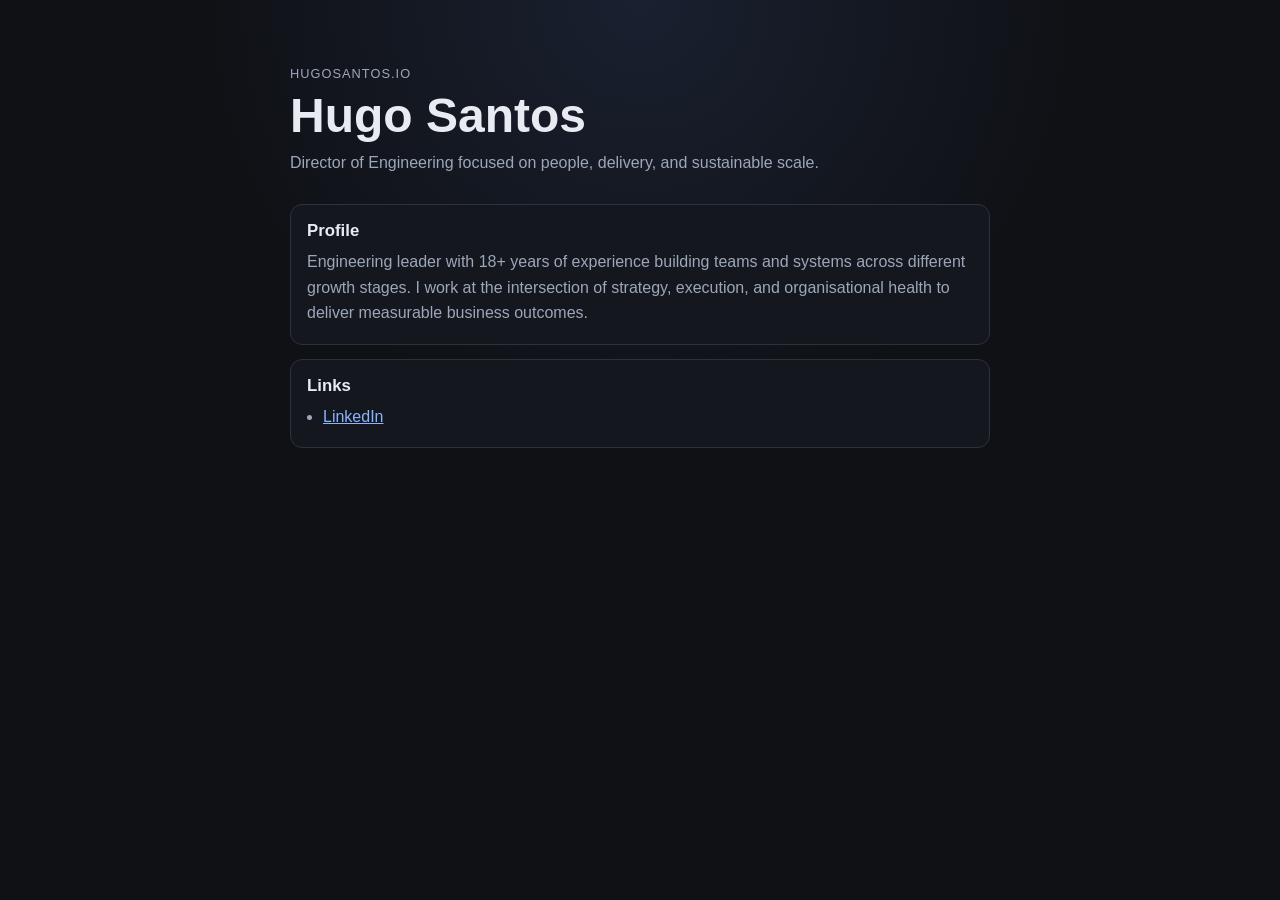
<file: index.html>
<!doctype html>
<html lang="en">
  <head>
    <meta charset="UTF-8" />
    <meta name="viewport" content="width=device-width, initial-scale=1.0" />
    <title>Hugo Santos</title>
    <meta
      name="description"
      content="Hugo Santos is a Director of Engineering focused on building strong teams and reliable technology."
    />
    <!-- Google tag (gtag.js) -->
    <script
      async
      src="https://www.googletagmanager.com/gtag/js?id=G-2PD86W419P"
    ></script>
    <script>
      window.dataLayer = window.dataLayer || [];
      function gtag() {
        dataLayer.push(arguments);
      }
      gtag("js", new Date());
      gtag("config", "G-2PD86W419P");
    </script>
    <link rel="stylesheet" href="./styles.css" />
  </head>
  <body>
    <main class="container">
      <p class="eyebrow">hugosantos.io</p>
      <h1>Hugo Santos</h1>
      <p class="lead">
        Director of Engineering focused on people, delivery, and sustainable
        scale.
      </p>

      <section class="card" aria-labelledby="about-title">
        <h2 id="about-title">Profile</h2>
        <p>
          Engineering leader with 18+ years of experience building teams and
          systems across different growth stages. I work at the intersection of
          strategy, execution, and organisational health to deliver measurable
          business outcomes.
        </p>
      </section>

      <section class="card" aria-labelledby="links-title">
        <h2 id="links-title">Links</h2>
        <ul>
          <li>
            <a href="https://bit.ly/4sQ77MR">LinkedIn</a>
          </li>
        </ul>
      </section>
    </main>
  </body>
</html>
</file>
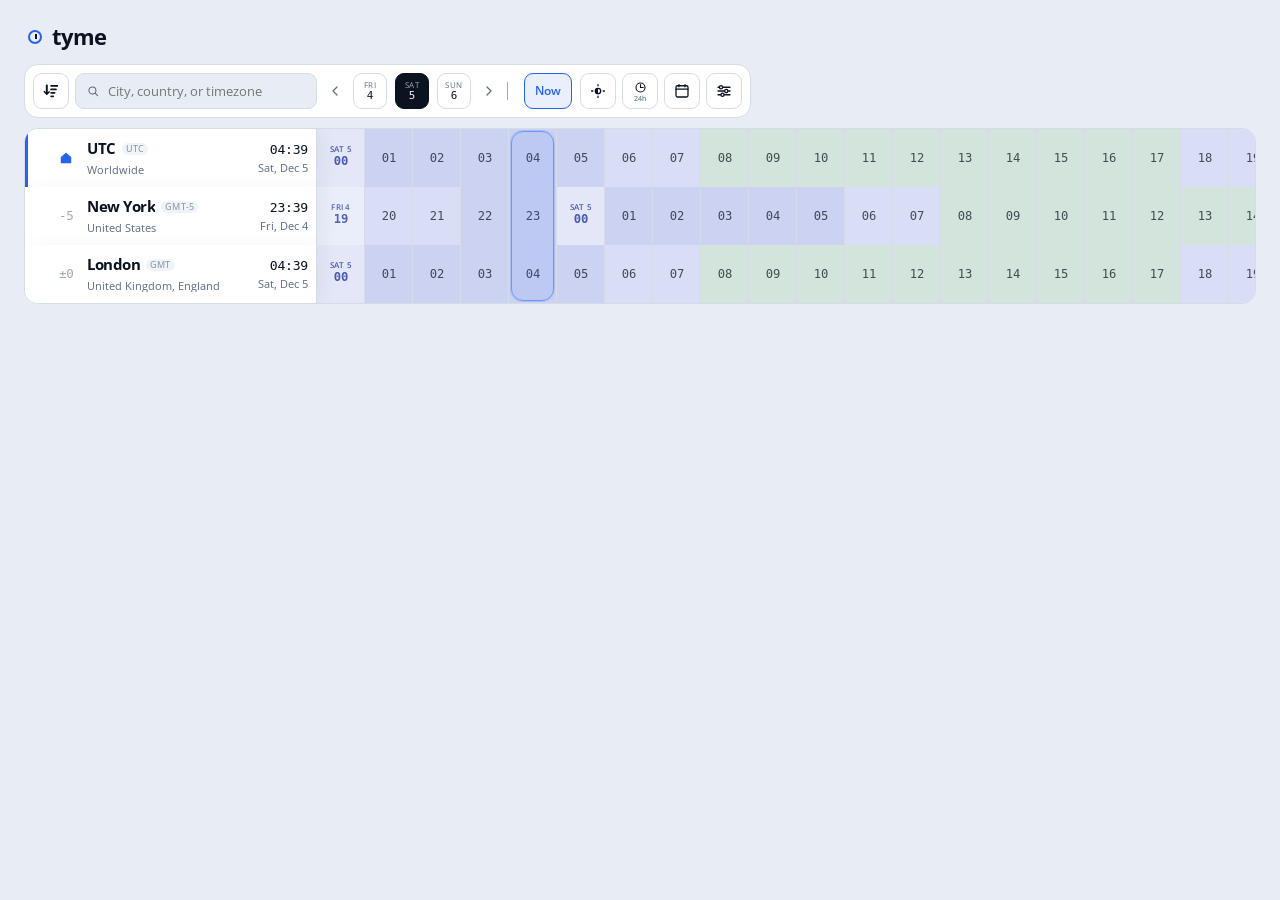
<file: tyme/index.html>
<!DOCTYPE html>
<html lang="en">
<head>
  <meta charset="utf-8">
  <meta name="viewport" content="width=device-width, initial-scale=1, viewport-fit=cover, interactive-widget=resizes-content">
  <meta name="theme-color" content="#0b0f14">
  <meta name="description" content="Compare time zones at a glance. Plan calls across cities without leaving the page.">
  <title>Tyme — world clock and time converter</title>
  <link rel="icon" href="data:image/svg+xml,%3Csvg xmlns='http://www.w3.org/2000/svg' viewBox='0 0 32 32'%3E%3Crect width='32' height='32' rx='8' fill='%230b0f14'/%3E%3Ccircle cx='16' cy='16' r='9' fill='none' stroke='%232563eb' stroke-width='2'/%3E%3Cpath d='M16 10v7l4 2' fill='none' stroke='%23e8eef6' stroke-width='2' stroke-linecap='round'/%3E%3C/svg%3E">
  <link rel="preconnect" href="https://fonts.googleapis.com">
  <link rel="preconnect" href="https://fonts.gstatic.com" crossorigin>
  <link href="https://fonts.googleapis.com/css2?family=Open+Sans:wght@400;500;600;700&display=swap" rel="stylesheet">
  <link rel="stylesheet" href="css/app.css">
</head>
<body>
  <div class="app" id="app">
    <header class="topbar">
      <div class="brand">
        <span class="brand-mark" aria-hidden="true"></span>
        <span class="brand-name">tyme</span>
      </div>

    </header>

    <main class="stage">
      <div class="command-bar">
        <div class="command-lead">
          <button class="icon-btn chip-toggle" id="toggle-sort" type="button" data-state="manual" aria-label="Sort: manual" title="Manual order">
            <svg class="ico ico-sort-manual" viewBox="0 0 24 24" width="18" height="18" aria-hidden="true"><path fill="currentColor" d="M4.6 3.4h2.2c.5 0 .9.4.9.9v9.2l1.2-1.3a1 1 0 0 1 1.4 1.4l-3.2 3.4a1 1 0 0 1-1.4 0l-3.2-3.4a1 1 0 1 1 1.4-1.4l1.2 1.3V4.3c0-.5.4-.9.9-.9z"/><path fill="currentColor" d="M12.2 4.1h8.2a1.15 1.15 0 0 1 0 2.3h-8.2a1.15 1.15 0 0 1 0-2.3zm0 4.6h6.4a1.15 1.15 0 0 1 0 2.3h-6.4a1.15 1.15 0 0 1 0-2.3zm0 4.6h4.6a1.15 1.15 0 0 1 0 2.3h-4.6a1.15 1.15 0 0 1 0-2.3zm0 4.6h2.7a1.15 1.15 0 0 1 0 2.3h-2.7a1.15 1.15 0 0 1 0-2.3z"/></svg>
            <svg class="ico ico-sort-largest" viewBox="0 0 24 24" width="18" height="18" aria-hidden="true"><path fill="currentColor" d="M4.6 3.4h2.2c.5 0 .9.4.9.9v9.2l1.2-1.3a1 1 0 0 1 1.4 1.4l-3.2 3.4a1 1 0 0 1-1.4 0l-3.2-3.4a1 1 0 1 1 1.4-1.4l1.2 1.3V4.3c0-.5.4-.9.9-.9z"/><path fill="currentColor" d="M12.2 4.1h8.2a1.15 1.15 0 0 1 0 2.3h-8.2a1.15 1.15 0 0 1 0-2.3zm0 4.6h6.4a1.15 1.15 0 0 1 0 2.3h-6.4a1.15 1.15 0 0 1 0-2.3zm0 4.6h4.6a1.15 1.15 0 0 1 0 2.3h-4.6a1.15 1.15 0 0 1 0-2.3zm0 4.6h2.7a1.15 1.15 0 0 1 0 2.3h-2.7a1.15 1.15 0 0 1 0-2.3z"/></svg>
            <svg class="ico ico-sort-smallest" viewBox="0 0 24 24" width="18" height="18" aria-hidden="true"><path fill="currentColor" d="M4.6 20.6h2.2c.5 0 .9-.4.9-.9v-9.2l1.2 1.3a1 1 0 0 0 1.4-1.4l-3.2-3.4a1 1 0 0 0-1.4 0l-3.2 3.4a1 1 0 1 0 1.4 1.4l1.2-1.3v9.2c0 .5.4.9.9.9z"/><path fill="currentColor" d="M12.2 4.1h2.7a1.15 1.15 0 0 1 0 2.3h-2.7a1.15 1.15 0 0 1 0-2.3zm0 4.6h4.6a1.15 1.15 0 0 1 0 2.3h-4.6a1.15 1.15 0 0 1 0-2.3zm0 4.6h6.4a1.15 1.15 0 0 1 0 2.3h-6.4a1.15 1.15 0 0 1 0-2.3zm0 4.6h8.2a1.15 1.15 0 0 1 0 2.3h-8.2a1.15 1.15 0 0 1 0-2.3z"/></svg>
          </button>
        <div class="command-search">
          <label class="search-field command-field">
            <svg viewBox="0 0 24 24" width="16" height="16" aria-hidden="true"><circle cx="11" cy="11" r="6" fill="none" stroke="currentColor" stroke-width="1.8"/><path d="M16 16l4 4" fill="none" stroke="currentColor" stroke-width="1.8" stroke-linecap="round"/></svg>
            <span class="visually-hidden">Search cities</span>
            <input id="city-query" type="search" placeholder="City, country, or timezone" autocomplete="off" enterkeyhint="search">
          </label>
          <div class="search-results" id="search-results" hidden></div>
        </div>
        </div>

        <div class="command-controls">
        <nav class="day-switch" aria-label="Date">
          <button class="day-nav" id="prev-day" type="button" aria-label="Previous day">
            <svg viewBox="0 0 24 24" width="16" height="16" aria-hidden="true"><path d="M15 6l-6 6 6 6" fill="none" stroke="currentColor" stroke-width="1.8" stroke-linecap="round" stroke-linejoin="round"/></svg>
          </button>
          <div class="week-strip" id="week-strip"></div>
          <button class="day-nav" id="next-day" type="button" aria-label="Next day">
            <svg viewBox="0 0 24 24" width="16" height="16" aria-hidden="true"><path d="M9 6l6 6-6 6" fill="none" stroke="currentColor" stroke-width="1.8" stroke-linecap="round" stroke-linejoin="round"/></svg>
          </button>
        </nav>

        <span class="bar-sep" aria-hidden="true"></span>
        <button class="now-jump" id="jump-now" type="button">Now</button>

        <div class="command-toggles" role="group" aria-label="View options">
          <button class="icon-btn chip-toggle" id="toggle-scheme" type="button" data-state="light" aria-label="Theme: Light" title="Light">
            <svg class="ico ico-sun" viewBox="0 0 24 24" width="18" height="18" aria-hidden="true"><circle cx="12" cy="12" r="3.2" fill="none" stroke="currentColor" stroke-width="1.7"/><path d="M12 3.5v2M12 18.5v2M3.5 12h2M18.5 12h2M6 6l1.4 1.4M16.6 16.6L18 18M6 18l1.4-1.4M16.6 7.4L18 6" fill="none" stroke="currentColor" stroke-width="1.7" stroke-linecap="round"/></svg>
            <svg class="ico ico-moon" viewBox="0 0 24 24" width="18" height="18" aria-hidden="true"><path d="M16 14.5A6.5 6.5 0 0 1 9.2 6 6.5 6.5 0 1 0 16 14.5z" fill="none" stroke="currentColor" stroke-width="1.7" stroke-linejoin="round"/></svg>
            <svg class="ico ico-system" viewBox="0 0 24 24" width="18" height="18" aria-hidden="true"><circle cx="12" cy="12" r="3.6" fill="none" stroke="currentColor" stroke-width="1.7"/><path d="M12 8.4a3.6 3.6 0 0 0 0 7.2z" fill="currentColor"/><path d="M12 3.4v1.7M12 18.9v1.7M3.4 12h1.7M18.9 12h1.7" fill="none" stroke="currentColor" stroke-width="1.7" stroke-linecap="round"/></svg>
          </button>
          <button class="icon-btn chip-toggle hour-toggle" id="toggle-hour" type="button" data-state="24" aria-label="24-hour clock" title="24h">
            <svg class="hour-mark" viewBox="0 0 24 24" width="16" height="16" aria-hidden="true"><circle cx="12" cy="12" r="7.2" fill="none" stroke="currentColor" stroke-width="1.8"/><path d="M12 12V7.4M12 12h4.4" fill="none" stroke="currentColor" stroke-width="1.8" stroke-linecap="round"/></svg>
            <span class="hour-caption">24h</span>
          </button>
          <button class="icon-btn chip-toggle" id="toggle-weekends-btn" type="button" data-state="off" aria-pressed="false" aria-label="Mark weekends" title="Weekends">
            <svg class="ico ico-weekend" viewBox="0 0 24 24" width="18" height="18" aria-hidden="true"><rect x="4" y="5" width="16" height="15" rx="2" fill="none" stroke="currentColor" stroke-width="1.7"/><path d="M8 3.4v3M16 3.4v3M4 9.5h16" fill="none" stroke="currentColor" stroke-width="1.7" stroke-linecap="round"/></svg>
            <svg class="ico ico-weekend-on" viewBox="0 0 24 24" width="18" height="18" aria-hidden="true"><rect x="4" y="5" width="16" height="15" rx="2" fill="none" stroke="currentColor" stroke-width="1.7"/><path d="M8 3.4v3M16 3.4v3M4 9.5h16" fill="none" stroke="currentColor" stroke-width="1.7" stroke-linecap="round"/><circle cx="9" cy="15" r="1.25" fill="currentColor"/><circle cx="13.5" cy="15" r="1.25" fill="currentColor"/></svg>
          </button>
          <button class="icon-btn" id="open-settings" type="button" aria-label="Settings" title="Settings">
            <svg viewBox="0 0 24 24" width="18" height="18" aria-hidden="true"><path d="M4 7h16M4 12h16M4 17h16" fill="none" stroke="currentColor" stroke-width="1.7" stroke-linecap="round"/><circle cx="8" cy="7" r="2.1" fill="var(--surface)" stroke="currentColor" stroke-width="1.7"/><circle cx="15" cy="12" r="2.1" fill="var(--surface)" stroke="currentColor" stroke-width="1.7"/><circle cx="10" cy="17" r="2.1" fill="var(--surface)" stroke="currentColor" stroke-width="1.7"/></svg>
          </button>
        </div>
        </div>
      </div>
      <div class="board" id="board" role="grid" aria-label="Time comparison across cities"></div>
    </main>

    <aside class="dock" id="selection-dock" hidden>
      <div class="dock-copy" id="selection-copy"></div>
      <div class="dock-actions">
        <button class="text-btn" id="copy-times" type="button">Copy times</button>
        <button class="text-btn" id="copy-link" type="button">Copy link</button>
        <button class="text-btn ghost" id="clear-selection" type="button">Clear</button>
      </div>
    </aside>
  </div>

  <div class="overlay" id="settings-overlay" hidden>
    <div class="sheet settings-sheet" role="dialog" aria-modal="true" aria-labelledby="settings-title">
      <div class="sheet-head">
        <h2 id="settings-title">Settings</h2>
        <button class="icon-btn" id="close-settings" type="button" aria-label="Close settings">
          <svg viewBox="0 0 24 24" width="18" height="18" aria-hidden="true"><path d="M6 6l12 12M18 6L6 18" fill="none" stroke="currentColor" stroke-width="1.8" stroke-linecap="round"/></svg>
        </button>
      </div>

      <section class="setting-block">
        <h3>Clock</h3>
        <div class="segmented" role="group" aria-label="Hour format">
          <button type="button" data-hour12="true">12h</button>
          <button type="button" data-hour12="false">24h</button>
        </div>
      </section>

      <section class="setting-block">
        <h3>Appearance</h3>
        <div class="segmented" role="group" aria-label="Theme">
          <button type="button" data-theme="system">System</button>
          <button type="button" data-theme="light">Light</button>
          <button type="button" data-theme="dark">Dark</button>
        </div>
        <div class="palette-row" role="group" aria-label="Palette">
          <button type="button" class="swatch ember" data-palette="ember" aria-label="Rose palette"></button>
          <button type="button" class="swatch moss" data-palette="moss" aria-label="Teal palette"></button>
          <button type="button" class="swatch atlas" data-palette="atlas" aria-label="Blue palette"></button>
        </div>
      </section>

      <section class="setting-block">
        <h3>Grid colours</h3>
        <div class="bands-picker bands-picker-settings" role="group" aria-label="Grid colour palette">
          <button type="button" class="bands-option" data-bands="dusk" aria-pressed="false">
            <span class="bands-swatches" aria-hidden="true">
              <i style="background:#ccd3f2"></i>
              <i style="background:#d2e4db"></i>
              <i style="background:#d9def6"></i>
            </span>
            <span class="bands-name">Crepúsculo suave</span>
            <span class="bands-desc">azul + sálvia</span>
          </button>
          <button type="button" class="bands-option" data-bands="mist" aria-pressed="false">
            <span class="bands-swatches" aria-hidden="true">
              <i style="background:#d8d0ef"></i>
              <i style="background:#e5ddcf"></i>
              <i style="background:#ced8eb"></i>
            </span>
            <span class="bands-name">Neblina elegante</span>
            <span class="bands-desc">lavanda + areia</span>
          </button>
          <button type="button" class="bands-option" data-bands="urban" aria-pressed="false">
            <span class="bands-swatches" aria-hidden="true">
              <i style="background:#cdd8e7"></i>
              <i style="background:#d0e2e1"></i>
              <i style="background:#d7dce7"></i>
            </span>
            <span class="bands-name">Urbana serena</span>
            <span class="bands-desc">cinza-azulado + menta</span>
          </button>
        </div>
      </section>

      <section class="setting-block">
        <h3>Grid</h3>
        <label class="toggle">
          <input type="checkbox" id="toggle-tz">
          <span>Show timezone names</span>
        </label>
        <label class="toggle">
          <input type="checkbox" id="toggle-weekends">
          <span>Mark weekends</span>
        </label>
      </section>
    </div>
  </div>

  <div class="toast" id="toast" hidden></div>

  <script src="js/cities.js"></script>
  <script src="js/time.js"></script>
  <script src="js/app.js"></script>
</body>
</html>
</file>
<file: styles.css>
:root {
  color-scheme: dark;
  --bg: #0f1115;
  --surface: #161a21;
  --text: #e8ecf2;
  --muted: #9ca7ba;
  --accent: #8ab4ff;
  --border: #2a3240;
}

* {
  box-sizing: border-box;
}

body {
  margin: 0;
  font-family: -apple-system, BlinkMacSystemFont, "Segoe UI", sans-serif;
  background: radial-gradient(circle at top, #1a2030, var(--bg) 40%);
  color: var(--text);
  min-height: 100vh;
}

.container {
  max-width: 740px;
  margin: 0 auto;
  padding: 4rem 1.25rem;
}

.eyebrow {
  margin: 0;
  color: var(--muted);
  text-transform: uppercase;
  letter-spacing: 0.08em;
  font-size: 0.8rem;
}

h1 {
  margin: 0.25rem 0 0.5rem;
  font-size: clamp(2rem, 4vw, 3rem);
}

.lead {
  margin: 0 0 1.75rem;
  color: var(--muted);
  line-height: 1.55;
}

.card {
  border: 1px solid var(--border);
  border-radius: 12px;
  padding: 1rem 1rem 1.1rem;
  background: color-mix(in srgb, var(--surface) 90%, black);
  margin-bottom: 0.9rem;
}

h2 {
  margin: 0 0 0.5rem;
  font-size: 1.05rem;
}

p,
ul {
  margin: 0;
  color: var(--muted);
  line-height: 1.6;
}

ul {
  padding-left: 1rem;
}

a {
  color: var(--accent);
}

a:hover {
  text-decoration: none;
}
</file>
<file: tyme/css/app.css>
:root {
  --font-ui: "Open Sans", "Segoe UI", system-ui, -apple-system, BlinkMacSystemFont, Helvetica, Arial, sans-serif;
  --font-display: "Open Sans", "Segoe UI", system-ui, -apple-system, BlinkMacSystemFont, Helvetica, Arial, sans-serif;
  --font-mono: ui-monospace, "SF Mono", "Cascadia Mono", "Segoe UI Mono", Menlo, Consolas, monospace;
  --label: 268px;
  --cell: 48px;
  --row: 58px;
  --radius: 14px;
  --ease: 160ms ease;
  --safe-b: env(safe-area-inset-bottom, 0px);
  --safe-t: env(safe-area-inset-top, 0px);
}

[data-palette="ember"] {
  --accent: #e11d48;
  --accent-ink: #fff1f2;
  --select: #e11d48;
  --select-ink: #fff1f2;
  --select-line: #be123c;
  --hover-line: #0b1220;
  --now: #e11d48;
}

[data-palette="moss"] {
  --accent: #0d9488;
  --accent-ink: #f0fdfa;
  --select: #0f766e;
  --select-ink: #f0fdfa;
  --select-line: #0f766e;
  --hover-line: #0b1220;
  --now: #14b8a6;
}

[data-palette="atlas"] {
  --accent: #2563eb;
  --accent-ink: #eff6ff;
  --select: #2563eb;
  --select-ink: #eff6ff;
  --select-line: #1d4ed8;
  --hover-line: #0b1220;
  --now: #2563eb;
}

html[data-theme="light"],
html[data-scheme="light"] {
  --bg: #e8edf5;
  --bg-2: #dce3ee;
  --surface: #ffffff;
  --ink: #0b1220;
  --muted: #5b6b81;
  --line: #d5dce8;
  --weekend: #f0ebef;
  --weekend-fade: #e8e2e6;
  --shadow: 0 16px 36px rgba(11, 18, 32, 0.1);
  --hover-line: #0b1220;
}

/* Grid bands — Crepúsculo suave (default) */
html[data-scheme="light"],
html[data-theme="light"],
html[data-bands="dusk"][data-scheme="light"],
html[data-bands="dusk"][data-theme="light"] {
  --night: #ccd3f2;
  --night-fade: #dde2f6;
  --night-ink: #4a57b5;
  --edge: #d9def6;
  --edge-fade: #e5e9f8;
  --edge-ink: #5562b8;
  --day: #d2e4db;
  --day-fade: #e2ebe5;
  --day-ink: #2f6b54;
}

/* Grid bands — Neblina elegante */
html[data-bands="mist"][data-scheme="light"],
html[data-bands="mist"][data-theme="light"] {
  --night: #d8d0ef;
  --night-fade: #e6e0f4;
  --night-ink: #6552a8;
  --edge: #ced8eb;
  --edge-fade: #dee5f1;
  --edge-ink: #4f6794;
  --day: #e5ddcf;
  --day-fade: #eee8df;
  --day-ink: #7a6240;
}

/* Grid bands — Urbana serena */
html[data-bands="urban"][data-scheme="light"],
html[data-bands="urban"][data-theme="light"] {
  --night: #cdd8e7;
  --night-fade: #dde5ef;
  --night-ink: #3f5f84;
  --edge: #d7dce7;
  --edge-fade: #e4e8ef;
  --edge-ink: #4f5d74;
  --day: #d0e2e1;
  --day-fade: #e0ebea;
  --day-ink: #2f6b66;
}

html[data-theme="dark"],
html[data-scheme="dark"] {
  --bg: #0b0f14;
  --bg-2: #121821;
  --surface: #141b24;
  --ink: #e8eef6;
  --muted: #8b98ab;
  --line: #243041;
  --weekend: #1c151a;
  --weekend-fade: #141014;
  --shadow: 0 16px 36px rgba(0, 0, 0, 0.4);
  --hover-line: #e8eef6;
}

html[data-scheme="dark"],
html[data-theme="dark"],
html[data-bands="dusk"][data-scheme="dark"],
html[data-bands="dusk"][data-theme="dark"] {
  --night: #3a4268;
  --night-fade: #262b42;
  --night-ink: #b8c0f0;
  --edge: #454c70;
  --edge-fade: #2c3148;
  --edge-ink: #c2c8f2;
  --day: #3a5248;
  --day-fade: #263830;
  --day-ink: #a8d4c2;
}

html[data-bands="mist"][data-scheme="dark"],
html[data-bands="mist"][data-theme="dark"] {
  --night: #4a4270;
  --night-fade: #302c48;
  --night-ink: #cbbceb;
  --edge: #3e4a62;
  --edge-fade: #2a3140;
  --edge-ink: #b4c4e0;
  --day: #524a3c;
  --day-fade: #363028;
  --day-ink: #e0d0b4;
}

html[data-bands="urban"][data-scheme="dark"],
html[data-bands="urban"][data-theme="dark"] {
  --night: #3a4a5c;
  --night-fade: #263240;
  --night-ink: #b0c6de;
  --edge: #404850;
  --edge-fade: #2a3038;
  --edge-ink: #c0c8d4;
  --day: #3a504e;
  --day-fade: #263836;
  --day-ink: #a8d4d0;
}

* { box-sizing: border-box; }

html, body {
  margin: 0;
  min-height: 100%;
  background: var(--bg);
  color: var(--ink);
  font-family: var(--font-ui);
  font-size: 16px;
  line-height: 1.4;
}

body {
  min-height: 100dvh;
}

button, input {
  font: inherit;
  color: inherit;
}

button {
  background: none;
  border: 0;
  padding: 0;
  cursor: pointer;
}

.visually-hidden {
  position: absolute;
  width: 1px;
  height: 1px;
  padding: 0;
  margin: -1px;
  overflow: hidden;
  clip: rect(0, 0, 0, 0);
  white-space: nowrap;
  border: 0;
}

.app {
  height: 100dvh;
  display: flex;
  flex-direction: column;
  overflow: hidden;
  padding: calc(12px + var(--safe-t)) 16px calc(12px + var(--safe-b));
}

.topbar {
  display: flex;
  align-items: center;
  gap: 16px;
  padding: 4px 4px 12px;
}

.brand {
  display: flex;
  align-items: center;
  gap: 10px;
  min-width: max-content;
}

.brand-mark {
  width: 14px;
  height: 14px;
  border: 2px solid var(--accent);
  border-radius: 50%;
  position: relative;
}

.brand-mark::after {
  content: "";
  position: absolute;
  left: 5px;
  top: 2px;
  width: 2px;
  height: 5px;
  background: var(--ink);
  transform-origin: bottom center;
  animation: tick 2s steps(1) infinite;
}

.brand-name {
  font-family: var(--font-display);
  font-size: 1.35rem;
  font-weight: 700;
  letter-spacing: -0.04em;
}

.week-strip::-webkit-scrollbar { display: none; }

.day-chip {
  min-width: 34px;
  height: var(--bar-h, 36px);
  padding: 0 6px;
  border: 1px solid var(--line);
  border-radius: 9px;
  background: var(--surface);
  text-align: center;
  flex-shrink: 0;
  display: flex;
  flex-direction: column;
  align-items: center;
  justify-content: center;
}

.day-chip .dow {
  display: block;
  font-size: 0.52rem;
  line-height: 1;
  letter-spacing: 0.05em;
  text-transform: uppercase;
  color: var(--muted);
}

.day-chip .dom {
  font-family: var(--font-mono);
  font-size: 0.68rem;
  line-height: 1.05;
}

.day-chip.is-today { border-color: var(--accent); }
.day-chip.is-active {
  background: var(--ink);
  color: var(--bg);
  border-color: var(--ink);
}

.day-chip.is-active .dow { color: inherit; opacity: 0.7; }

html[data-mark-weekends="true"] .day-chip.weekend .dow {
  color: var(--now);
}

.icon-btn,
.text-btn {
  min-height: 40px;
  min-width: 40px;
  display: inline-flex;
  align-items: center;
  justify-content: center;
  border-radius: 12px;
  border: 1px solid var(--line);
  background: var(--surface);
}

.text-btn {
  padding: 0 12px;
  min-width: 0;
  font-size: 0.9rem;
}

.text-btn.ghost {
  background: transparent;
}

.icon-btn:hover,
.text-btn:hover,
.day-chip:hover {
  border-color: var(--ink);
}

.top-actions {
  display: flex;
  align-items: center;
  gap: 8px;
  margin-left: auto;
}

.command-bar {
  --bar-h: 36px;
  --bar-gap: 8px;
  position: relative;
  z-index: 12;
  align-self: flex-start;
  width: fit-content;
  max-width: 100%;
  display: flex;
  flex-wrap: wrap;
  align-items: center;
  justify-content: flex-start;
  gap: var(--bar-gap);
  padding: var(--bar-gap);
  background: var(--surface);
  border: 1px solid var(--line);
  border-radius: 14px;
}

.day-switch {
  display: flex;
  align-items: center;
  gap: var(--bar-gap);
  min-width: 0;
  max-width: 100%;
  flex: 0 1 auto;
}

.week-strip {
  display: flex;
  gap: var(--bar-gap);
  overflow-x: auto;
  scrollbar-width: none;
  min-width: 0;
  flex: 0 0 auto;
}

.day-nav {
  width: 20px;
  height: var(--bar-h);
  min-width: 20px;
  min-height: 0;
  display: inline-flex;
  align-items: center;
  justify-content: center;
  padding: 0;
  border: 0;
  border-radius: 0;
  background: transparent;
  color: var(--muted);
}

.day-nav:hover,
.day-nav:focus-visible {
  color: var(--ink);
  background: transparent;
  outline: none;
}

.now-jump {
  height: var(--bar-h);
  min-height: var(--bar-h);
  min-width: 0;
  padding: 0 10px;
  border: 1px solid var(--now);
  border-radius: 9px;
  background: color-mix(in srgb, var(--now) 10%, var(--surface));
  color: var(--now);
  font-size: 0.72rem;
  font-weight: 600;
  line-height: 1;
  letter-spacing: 0.01em;
}

.now-jump:hover,
.now-jump:focus-visible {
  border-color: var(--now);
  background: color-mix(in srgb, var(--now) 18%, var(--surface));
  color: var(--now);
  outline: none;
}

.command-lead {
  position: relative;
  z-index: 2;
  display: flex;
  align-items: center;
  gap: 6px;
  flex: 0 0 auto;
  width: calc(var(--label) - var(--bar-gap));
  min-width: 0;
}

.command-controls {
  display: flex;
  align-items: center;
  gap: var(--bar-gap);
  flex: 0 0 auto;
  min-width: 0;
}

.command-search {
  position: relative;
  z-index: 2;
  flex: 1 1 auto;
  width: auto;
  min-width: 0;
  max-width: none;
}

.command-field {
  display: flex;
  align-items: center;
  gap: 8px;
  width: 100%;
  height: var(--bar-h);
  min-height: var(--bar-h);
  padding: 0 10px;
  border: 1px solid var(--line);
  border-radius: 9px;
  background: var(--bg);
  color: var(--muted);
}

.command-field svg {
  width: 14px;
  height: 14px;
  flex-shrink: 0;
}

.command-field:focus-within {
  border-color: var(--ink);
  color: var(--ink);
}

.command-search .search-field input {
  width: 100%;
  min-width: 0;
  flex: 1 1 auto;
  border: 0;
  background: transparent;
  padding: 0;
  border-radius: 0;
  color: var(--ink);
  font-size: 0.84rem;
}

.command-search .search-field input:focus {
  border-color: transparent;
  outline: none;
}

.command-search .search-results {
  position: absolute;
  left: 0;
  right: auto;
  top: calc(100% + 6px);
  width: min(560px, calc(100vw - 40px));
  min-width: 100%;
  margin: 0;
  max-height: min(480px, 62dvh);
  overflow-x: hidden;
  overflow-y: auto;
  flex: none;
  padding: 6px;
  background: var(--surface);
  border: 1px solid var(--line);
  border-radius: 14px;
  box-shadow: var(--shadow);
  z-index: 20;
}

.command-search .search-results[hidden] {
  display: none;
}

.command-search .search-empty {
  flex: none;
  padding: 16px 10px;
}

.bar-sep {
  width: 1px;
  height: 18px;
  flex: 0 0 1px;
  align-self: center;
  margin-right: 8px;
  background: color-mix(in srgb, var(--line) 55%, var(--muted));
  border-radius: 1px;
}

.command-toggles {
  display: flex;
  align-items: center;
  gap: 6px;
  flex: 0 0 auto;
}

.command-bar .icon-btn,
.command-bar .chip-toggle {
  width: var(--bar-h);
  height: var(--bar-h);
  min-width: var(--bar-h);
  min-height: var(--bar-h);
  border-radius: 9px;
}

.command-bar .hour-toggle {
  width: var(--bar-h);
  height: var(--bar-h);
  min-width: var(--bar-h);
  min-height: var(--bar-h);
  padding: 3px 1px 2px;
  flex-direction: column;
  gap: 1px;
}

.hour-toggle .hour-mark {
  width: 15px;
  height: 15px;
  display: block;
  flex-shrink: 0;
}

.hour-toggle .hour-caption {
  font-size: 0.42rem;
  font-weight: 500;
  letter-spacing: 0.01em;
  line-height: 1;
  color: var(--muted);
}

.chip-toggle {
  width: 40px;
  height: 40px;
  min-width: 40px;
  min-height: 40px;
  padding: 0;
}

.chip-toggle .ico { display: none; }

.chip-toggle[data-state="light"] .ico-sun,
.chip-toggle[data-state="dark"] .ico-moon,
.chip-toggle[data-state="system"] .ico-system,
.chip-toggle[data-state="off"] .ico-weekend,
.chip-toggle[data-state="on"] .ico-weekend-on,
.chip-toggle[data-state="manual"] .ico-sort-manual,
.chip-toggle[data-state="largest"] .ico-sort-largest,
.chip-toggle[data-state="smallest"] .ico-sort-smallest { display: block; }

.chip-toggle[data-state="on"],
.chip-toggle[data-state="largest"],
.chip-toggle[data-state="smallest"] { color: var(--accent); }

.stage {
  flex: 1;
  min-height: 0;
  display: flex;
  flex-direction: column;
  gap: 10px;
}

.bands-picker {
  display: flex;
  flex-wrap: wrap;
  align-items: center;
  gap: 8px;
  padding: 0 2px;
}

.bands-label {
  font-size: 0.72rem;
  color: var(--muted);
  margin-right: 4px;
  text-transform: uppercase;
  letter-spacing: 0.04em;
}

.bands-option {
  display: inline-flex;
  align-items: center;
  gap: 8px;
  min-height: 34px;
  padding: 4px 10px 4px 6px;
  border: 1px solid var(--line);
  border-radius: 999px;
  background: var(--surface);
  color: var(--ink);
  transition: border-color var(--ease), background var(--ease), box-shadow var(--ease);
}

.bands-option:hover {
  border-color: color-mix(in srgb, var(--accent) 40%, var(--line));
}

.bands-option.is-on {
  border-color: var(--accent);
  box-shadow: 0 0 0 1px color-mix(in srgb, var(--accent) 35%, transparent);
  background: color-mix(in srgb, var(--accent) 6%, var(--surface));
}

.bands-swatches {
  display: inline-flex;
  gap: 2px;
}

.bands-swatches i {
  width: 10px;
  height: 10px;
  border-radius: 50%;
  display: block;
  border: 1px solid color-mix(in srgb, var(--ink) 8%, transparent);
}

.bands-name {
  font-size: 0.78rem;
  font-weight: 600;
}

.bands-desc {
  display: none;
  font-size: 0.68rem;
  color: var(--muted);
}

.bands-picker-settings {
  flex-direction: column;
  align-items: stretch;
  gap: 8px;
  margin-top: 4px;
}

.bands-picker-settings .bands-option {
  border-radius: 12px;
  min-height: 48px;
  padding: 10px 12px;
  justify-content: flex-start;
}

.bands-picker-settings .bands-desc {
  display: inline;
  margin-left: auto;
}

.board {
  flex: 0 1 auto;
  min-height: 0;
  overflow: auto;
  border: 1px solid var(--line);
  border-radius: var(--radius);
  background: var(--surface);
  width: 100%;
  -webkit-overflow-scrolling: touch;
  overscroll-behavior: contain;
}

.board-inner {
  position: relative;
  width: 100%;
  min-width: calc(var(--label) + (24 * var(--cell)));
}

.city-row {
  display: grid;
  grid-template-columns: var(--label) repeat(24, minmax(0, 1fr));
  width: 100%;
  min-width: calc(var(--label) + (24 * var(--cell)));
  height: var(--row);
  min-height: var(--row);
  max-height: var(--row);
  border-bottom: 1px solid var(--line);
  position: relative;
  align-items: stretch;
  transition: background 160ms ease;
}

.city-row:last-child { border-bottom: 0; }

.city-row.is-dragging {
  opacity: 0.55;
  background: var(--bg-2);
  z-index: 6;
}

.city-row.is-drop-before::before,
.city-row.is-drop-after::after {
  content: "";
  position: absolute;
  left: 0;
  right: 0;
  height: 3px;
  background: var(--accent);
  z-index: 7;
  pointer-events: none;
  border-radius: 2px;
}

.city-row.is-drop-before::before { top: -1px; }
.city-row.is-drop-after::after { bottom: -1px; }

.city-row.is-moved .city-card {
  animation: row-flash 280ms ease;
}

.city-card {
  position: sticky;
  left: 0;
  z-index: 8;
  width: var(--label);
  height: 100%;
  padding: 4px 8px 4px 10px;
  background: var(--surface);
  border-right: 1px solid var(--line);
  display: grid;
  grid-template-columns: 18px minmax(0, 1fr);
  column-gap: 6px;
  align-items: center;
  box-shadow: 8px 0 16px rgba(0, 0, 0, 0.04);
  overflow: hidden;
  cursor: move;
  touch-action: none;
}

.city-card.is-home {
  padding-left: 10px;
}

.city-card.is-home::before {
  content: "";
  position: absolute;
  left: 0;
  top: 0;
  bottom: 0;
  width: 3px;
  background: var(--accent);
  z-index: 4;
  pointer-events: none;
}

.city-row:first-child .city-card.is-home::before {
  border-top-left-radius: calc(var(--radius) - 1px);
}

.city-row:last-child .city-card.is-home::before {
  border-bottom-left-radius: calc(var(--radius) - 1px);
}

.city-row:only-child .city-card.is-home::before {
  border-radius: calc(var(--radius) - 1px) 0 0 calc(var(--radius) - 1px);
}

body.is-resizing {
  cursor: ew-resize;
  user-select: none;
}

body.is-row-dragging,
body.is-row-dragging * {
  cursor: move;
}

.city-actions {
  display: flex;
  flex-direction: column;
  align-items: center;
  justify-content: center;
  gap: 1px;
  width: 18px;
  flex-shrink: 0;
  cursor: default;
}

.city-actions .mini {
  opacity: 0;
  pointer-events: none;
  transition: opacity var(--ease), color var(--ease), background var(--ease), border-color var(--ease);
}

.city-row:hover .city-actions .mini,
.city-row:focus-within .city-actions .mini {
  opacity: 1;
  pointer-events: auto;
}

.city-card.is-home .city-actions .mini[data-home] {
  opacity: 1;
  pointer-events: auto;
}

body.is-row-dragging .city-actions .mini:not(.is-on) {
  opacity: 0 !important;
  pointer-events: none !important;
}

.city-copy {
  min-width: 0;
  display: grid;
  grid-template-columns: 22px minmax(0, 1fr) auto;
  column-gap: 6px;
  align-items: center;
}

.city-card.is-home .city-actions .mini-home {
  display: none;
}

.offset-home {
  width: 22px;
  height: 22px;
  display: grid;
  place-items: center start;
  justify-self: start;
  color: var(--accent);
  border: 0;
  border-radius: 0;
  background: transparent;
  padding: 0;
  cursor: pointer;
  flex-shrink: 0;
}

.offset-home:hover {
  background: transparent;
}

.offset-home svg {
  width: 14px;
  height: 14px;
  display: block;
}

.offset-home .home-glyph {
  fill: currentColor;
}

.city-card .offset {
  justify-self: start;
  font-family: var(--font-mono);
  font-size: 0.78rem;
  font-weight: 400;
  letter-spacing: -0.02em;
  color: color-mix(in srgb, var(--muted) 58%, var(--surface));
  line-height: 1;
}

.city-id {
  min-width: 0;
  display: flex;
  flex-direction: column;
  gap: 5px;
}

.city-title {
  display: flex;
  align-items: center;
  gap: 6px;
  min-width: 0;
}

.city-card h3,
.city-name {
  margin: 0;
  font-family: var(--font-display);
  font-size: 0.95rem;
  font-weight: 700;
  letter-spacing: -0.03em;
  line-height: 1.15;
  min-width: 0;
  white-space: nowrap;
  overflow: hidden;
  text-overflow: ellipsis;
}

.tz-pill {
  flex-shrink: 0;
  font-size: 0.56rem;
  font-weight: 500;
  letter-spacing: 0.01em;
  line-height: 1.2;
  color: color-mix(in srgb, var(--muted) 68%, var(--surface));
  background: color-mix(in srgb, var(--bg-2) 42%, var(--surface));
  border-radius: 6px;
  padding: 1px 4px;
}

.city-card .place {
  color: var(--muted);
  font-size: 0.7rem;
  line-height: 1.2;
  white-space: nowrap;
  overflow: hidden;
  text-overflow: ellipsis;
  min-width: 0;
}

.city-when {
  display: flex;
  flex-direction: column;
  align-items: flex-end;
  gap: 5px;
  flex-shrink: 0;
}

.city-card .live {
  font-family: var(--font-mono);
  font-size: 0.82rem;
  font-weight: 400;
  font-variant-numeric: tabular-nums;
  letter-spacing: -0.02em;
  line-height: 1;
  white-space: nowrap;
}

.city-card .live.is-hover { color: var(--accent); }

.city-card .date-line {
  color: var(--muted);
  font-size: 0.68rem;
  line-height: 1.2;
  white-space: nowrap;
}

.mini {
  width: 16px;
  height: 16px;
  display: grid;
  place-items: center;
  color: var(--muted);
  border: 0;
  border-radius: 4px;
  background: transparent;
  flex-shrink: 0;
  cursor: pointer;
  padding: 0;
  transition: color var(--ease), background var(--ease);
}

.mini svg {
  width: 10px;
  height: 10px;
  display: block;
}

.mini-remove {
  color: #fb7185;
}

.mini-remove:hover {
  color: #e11d48;
  background: color-mix(in srgb, #e11d48 14%, transparent);
}

.mini-home {
  color: var(--muted);
}

.mini-home:hover {
  color: var(--accent);
  background: color-mix(in srgb, var(--accent) 14%, transparent);
}

.mini-home .home-glyph {
  fill: none;
}

.mini-home.is-on {
  color: var(--accent);
}

.mini-home.is-on .home-glyph {
  fill: currentColor;
}

.mini-home.is-on:hover {
  color: color-mix(in srgb, var(--accent) 82%, #000);
  background: color-mix(in srgb, var(--accent) 18%, transparent);
}

@keyframes row-flash {
  0% { background: color-mix(in srgb, var(--accent) 18%, var(--surface)); }
  100% { background: var(--surface); }
}

.hour {
  width: auto;
  min-width: 0;
  height: var(--row);
  min-height: var(--row);
  max-height: var(--row);
  border: 0;
  box-shadow: inset -1px 0 0 var(--line);
  padding: 2px 2px;
  display: flex;
  flex-direction: column;
  align-items: center;
  justify-content: center;
  gap: 0;
  position: relative;
  user-select: none;
  touch-action: pan-x pan-y;
  min-width: 0;
  overflow: hidden;
  scroll-margin-left: var(--label);
  transition: opacity 120ms ease, filter 120ms ease, background 120ms ease;
}

.hour.night { background: var(--night); }
.hour.edge { background: var(--edge); }
.hour.day { background: var(--day); }
.hour.weekend { background: var(--weekend); }

.hour.night.is-day-start,
.hour.night.is-day-start.is-selected {
  background: color-mix(in srgb, var(--night) 55%, #fff);
}

.hour.edge.is-day-start,
.hour.edge.is-day-start.is-selected {
  background: color-mix(in srgb, var(--edge) 55%, #fff);
}

.hour.day.is-day-start,
.hour.day.is-day-start.is-selected {
  background: color-mix(in srgb, var(--day) 55%, #fff);
}

.hour.weekend.is-day-start,
.hour.weekend.is-day-start.is-selected {
  background: color-mix(in srgb, var(--weekend) 55%, #fff);
}

.board-inner:has(.hour.is-selected) .hour.night.is-day-start:not(.is-selected) {
  background: color-mix(in srgb, var(--night-fade) 70%, #fff);
}

.board-inner:has(.hour.is-selected) .hour.edge.is-day-start:not(.is-selected) {
  background: color-mix(in srgb, var(--edge-fade) 70%, #fff);
}

.board-inner:has(.hour.is-selected) .hour.day.is-day-start:not(.is-selected) {
  background: color-mix(in srgb, var(--day-fade) 70%, #fff);
}

.board-inner:has(.hour.is-selected) .hour.weekend.is-day-start:not(.is-selected) {
  background: color-mix(in srgb, var(--weekend-fade) 70%, #fff);
}

html[data-scheme="dark"] .hour.night.is-day-start,
html[data-scheme="dark"] .hour.night.is-day-start.is-selected,
html[data-theme="dark"] .hour.night.is-day-start,
html[data-theme="dark"] .hour.night.is-day-start.is-selected {
  background: color-mix(in srgb, var(--night) 72%, #000);
}

html[data-scheme="dark"] .hour.edge.is-day-start,
html[data-scheme="dark"] .hour.edge.is-day-start.is-selected,
html[data-theme="dark"] .hour.edge.is-day-start,
html[data-theme="dark"] .hour.edge.is-day-start.is-selected {
  background: color-mix(in srgb, var(--edge) 72%, #000);
}

html[data-scheme="dark"] .hour.day.is-day-start,
html[data-scheme="dark"] .hour.day.is-day-start.is-selected,
html[data-theme="dark"] .hour.day.is-day-start,
html[data-theme="dark"] .hour.day.is-day-start.is-selected {
  background: color-mix(in srgb, var(--day) 72%, #000);
}

html[data-scheme="dark"] .hour.weekend.is-day-start,
html[data-scheme="dark"] .hour.weekend.is-day-start.is-selected,
html[data-theme="dark"] .hour.weekend.is-day-start,
html[data-theme="dark"] .hour.weekend.is-day-start.is-selected {
  background: color-mix(in srgb, var(--weekend) 72%, #000);
}

.hour .h {
  font-family: var(--font-mono);
  font-size: 0.76rem;
  font-weight: 500;
  color: color-mix(in srgb, var(--ink) 72%, transparent);
}

.hour .sub,
.hour .tz {
  font-size: 0.62rem;
  text-transform: lowercase;
  color: color-mix(in srgb, var(--muted) 85%, transparent);
  letter-spacing: 0.02em;
}

.hour .date-chip {
  position: absolute;
  top: 2px;
  left: 50%;
  transform: translateX(-50%);
  display: flex;
  flex-direction: column;
  align-items: center;
  gap: 0;
  line-height: 1.05;
  letter-spacing: 0.02em;
  text-transform: uppercase;
  color: color-mix(in srgb, var(--ink) 78%, transparent);
  background: color-mix(in srgb, var(--ink) 8%, transparent);
  border: 0;
  border-radius: 5px;
  padding: 1px 4px;
  white-space: nowrap;
  font-weight: 600;
  z-index: 2;
}

.hour .date-chip-dow {
  font-size: 0.42rem;
  opacity: 0.75;
  font-weight: 500;
}

.hour .date-chip-num {
  font-size: 0.48rem;
}

.hour.is-day-start {
  justify-content: center;
  align-items: center;
  padding: 1px 1px 2px;
  z-index: 1;
}

.hour.is-day-start .date-chip {
  position: static;
  inset: auto;
  left: auto;
  right: auto;
  top: auto;
  bottom: auto;
  transform: none;
  display: flex;
  flex-direction: row;
  justify-content: center;
  align-items: baseline;
  gap: 2px;
  width: auto;
  height: auto;
  text-align: center;
  background: transparent;
  padding: 0;
  line-height: 1;
  pointer-events: none;
  z-index: auto;
}

.hour.is-day-start .date-chip-dow,
.hour.is-day-start .date-chip-num {
  font-size: 0.5rem;
  line-height: 1;
  opacity: 1;
  font-weight: 600;
}

.hour.is-day-start .h,
.hour.is-day-start .sub,
.hour.is-day-start .tz,
.hour.is-day-start.is-selected .h,
.hour.is-day-start.is-selected .sub,
.hour.is-day-start.is-selected .tz {
  position: static;
  z-index: auto;
  opacity: 1;
  font-weight: 600;
}

.hour.night.is-day-start .date-chip,
.hour.night.is-day-start .date-chip-dow,
.hour.night.is-day-start .date-chip-num,
.hour.night.is-day-start .h,
.hour.night.is-day-start .sub,
.hour.night.is-day-start .tz {
  color: var(--night-ink);
}

.hour.edge.is-day-start .date-chip,
.hour.edge.is-day-start .date-chip-dow,
.hour.edge.is-day-start .date-chip-num,
.hour.edge.is-day-start .h,
.hour.edge.is-day-start .sub,
.hour.edge.is-day-start .tz {
  color: var(--edge-ink);
}

.hour.day.is-day-start .date-chip,
.hour.day.is-day-start .date-chip-dow,
.hour.day.is-day-start .date-chip-num,
.hour.day.is-day-start .h,
.hour.day.is-day-start .sub,
.hour.day.is-day-start .tz {
  color: var(--day-ink);
}

.hour.weekend.is-day-start .date-chip,
.hour.weekend.is-day-start .date-chip-dow,
.hour.weekend.is-day-start .date-chip-num,
.hour.weekend.is-day-start .h,
.hour.weekend.is-day-start .sub,
.hour.weekend.is-day-start .tz {
  color: color-mix(in srgb, var(--weekend) 20%, #7a4060);
}

.hour.is-hover {
  z-index: 1;
}

.hour.night.is-selected { background: var(--night); }
.hour.edge.is-selected { background: var(--edge); }
.hour.day.is-selected { background: var(--day); }
.hour.weekend.is-selected { background: var(--weekend); }

.hour.is-selected {
  color: var(--ink);
  box-shadow: inset -1px 0 0 color-mix(in srgb, var(--line) 40%, transparent);
  z-index: 2;
}

.hour.is-selected .h {
  color: var(--ink);
  font-weight: 600;
}

.hour.is-selected .sub,
.hour.is-selected .tz {
  color: color-mix(in srgb, var(--ink) 70%, transparent);
  opacity: 1;
}

.board-inner:has(.hour.is-selected) .hour.night:not(.is-selected) {
  background: var(--night-fade);
}

.board-inner:has(.hour.is-selected) .hour.edge:not(.is-selected) {
  background: var(--edge-fade);
}

.board-inner:has(.hour.is-selected) .hour.day:not(.is-selected) {
  background: var(--day-fade);
}

.board-inner:has(.hour.is-selected) .hour.weekend:not(.is-selected) {
  background: var(--weekend-fade);
}

.board-inner:has(.hour.is-selected) .hour:not(.is-selected) .h {
  color: color-mix(in srgb, var(--ink) 58%, transparent);
}

.board-inner:has(.hour.is-selected) .hour.night.is-day-start:not(.is-selected) .h,
.board-inner:has(.hour.is-selected) .hour.night.is-day-start:not(.is-selected) .sub,
.board-inner:has(.hour.is-selected) .hour.night.is-day-start:not(.is-selected) .tz,
.board-inner:has(.hour.is-selected) .hour.night.is-day-start:not(.is-selected) .date-chip,
.board-inner:has(.hour.is-selected) .hour.night.is-day-start:not(.is-selected) .date-chip-dow,
.board-inner:has(.hour.is-selected) .hour.night.is-day-start:not(.is-selected) .date-chip-num {
  color: var(--night-ink);
  opacity: 1;
}

.board-inner:has(.hour.is-selected) .hour.edge.is-day-start:not(.is-selected) .h,
.board-inner:has(.hour.is-selected) .hour.edge.is-day-start:not(.is-selected) .sub,
.board-inner:has(.hour.is-selected) .hour.edge.is-day-start:not(.is-selected) .tz,
.board-inner:has(.hour.is-selected) .hour.edge.is-day-start:not(.is-selected) .date-chip,
.board-inner:has(.hour.is-selected) .hour.edge.is-day-start:not(.is-selected) .date-chip-dow,
.board-inner:has(.hour.is-selected) .hour.edge.is-day-start:not(.is-selected) .date-chip-num {
  color: var(--edge-ink);
  opacity: 1;
}

.board-inner:has(.hour.is-selected) .hour.day.is-day-start:not(.is-selected) .h,
.board-inner:has(.hour.is-selected) .hour.day.is-day-start:not(.is-selected) .sub,
.board-inner:has(.hour.is-selected) .hour.day.is-day-start:not(.is-selected) .tz,
.board-inner:has(.hour.is-selected) .hour.day.is-day-start:not(.is-selected) .date-chip,
.board-inner:has(.hour.is-selected) .hour.day.is-day-start:not(.is-selected) .date-chip-dow,
.board-inner:has(.hour.is-selected) .hour.day.is-day-start:not(.is-selected) .date-chip-num {
  color: var(--day-ink);
  opacity: 1;
}

.select-box,
.hover-box {
  position: absolute;
  top: 2px;
  bottom: 2px;
  border-radius: 12px;
  z-index: 4;
  pointer-events: none;
  box-sizing: border-box;
  transition: left 80ms ease, width 80ms ease, border-color 120ms ease;
}

.select-box {
  left: calc(var(--label) + (var(--select-col) / 24) * (100% - var(--label)) + 2px);
  width: calc((var(--select-span, 1) / 24) * (100% - var(--label)) - 5px);
  border: 1.75px solid var(--select-line);
  background: transparent;
  z-index: 4;
}

.select-box.is-now {
  border: 1.5px solid color-mix(in srgb, var(--now) 55%, #bfdbfe);
  background: color-mix(in srgb, var(--now) 9%, transparent);
  box-shadow: 0 0 0 1px color-mix(in srgb, var(--now) 18%, transparent);
}

.select-box.is-now .resize-handle {
  display: none;
}

.resize-handle {
  pointer-events: auto;
  position: absolute;
  top: 50%;
  width: 12px;
  height: 32px;
  margin: 0;
  padding: 0;
  border: 2px solid var(--surface);
  border-radius: 999px;
  background: var(--select-line);
  box-shadow: 0 1px 4px rgba(0, 0, 0, 0.18);
  transform: translateY(-50%);
  cursor: ew-resize;
  z-index: 8;
  touch-action: none;
}

.resize-handle.is-start { left: -7px; }
.resize-handle.is-end { right: -7px; }

.resize-handle::before {
  content: "";
  position: absolute;
  inset: 8px 3px;
  border-left: 1.5px solid color-mix(in srgb, var(--surface) 80%, transparent);
  border-right: 1.5px solid color-mix(in srgb, var(--surface) 80%, transparent);
}

.resize-handle:hover,
.resize-handle:focus-visible {
  background: var(--accent);
  outline: none;
}

.hover-box {
  left: calc(var(--label) + (var(--hover-col) / 24) * (100% - var(--label)) + 2px);
  width: calc((var(--hover-span, 1) / 24) * (100% - var(--label)) - 5px);
  border: 1.75px solid var(--hover-line);
  background: color-mix(in srgb, var(--hover-line) 4%, transparent);
  z-index: 4;
}

.select-box[hidden],
.hover-box[hidden] {
  display: none;
}

.dock {
  position: sticky;
  bottom: calc(10px + var(--safe-b));
  margin-top: 14px;
  display: flex;
  justify-content: space-between;
  gap: 16px;
  align-items: flex-start;
  padding: 12px 14px;
  background: var(--ink);
  color: var(--bg);
  border-radius: 16px;
  box-shadow: var(--shadow);
}

.dock[hidden] { display: none; }

.dock-copy {
  font-size: 0.86rem;
  line-height: 1.4;
  min-width: 0;
  display: flex;
  flex-direction: column;
  gap: 2px;
}

.dock-copy strong {
  font-family: var(--font-display);
  font-weight: 600;
}

.dock-meta {
  margin: 0;
  opacity: 0.82;
}

.dock-cities {
  list-style: none;
  margin: 6px 0 0;
  padding: 0;
  display: grid;
  gap: 3px;
}

.dock-cities li {
  display: grid;
  grid-template-columns: max-content minmax(0, 1fr);
  column-gap: 12px;
  align-items: baseline;
}

.dock-range {
  font-family: var(--font-mono);
  font-variant-numeric: tabular-nums;
  font-size: 0.8rem;
  letter-spacing: 0.01em;
  white-space: nowrap;
}

.dock-city {
  overflow: hidden;
  text-overflow: ellipsis;
  white-space: nowrap;
}

.dock-actions {
  display: flex;
  gap: 8px;
  flex-shrink: 0;
  align-self: center;
}

.dock .text-btn {
  background: var(--surface);
  color: var(--ink);
  border-color: transparent;
}

.overlay {
  position: fixed;
  inset: 0;
  background: rgba(18, 17, 14, 0.46);
  display: grid;
  place-items: start center;
  padding: max(16px, 6dvh) 12px 12px;
  padding-bottom: max(12px, env(safe-area-inset-bottom, 0px));
  z-index: 20;
  overflow: hidden;
}

.overlay[hidden] { display: none; }

body.is-overlay-open {
  overflow: hidden;
}

.sheet {
  width: min(520px, 100%);
  max-height: min(84dvh, 760px);
  overflow: auto;
  background: var(--surface);
  color: var(--ink);
  border-radius: 22px;
  padding: 18px 18px 22px;
  box-shadow: var(--shadow);
  align-self: start;
  justify-self: center;
}

.search-sheet {
  height: min(70dvh, 560px);
  max-height: min(70dvh, 560px);
  display: flex;
  flex-direction: column;
  overflow: hidden;
  padding-bottom: 16px;
}

.search-empty {
  flex: 1;
  display: grid;
  place-items: center;
  padding: 28px 8px;
  text-align: center;
}

.search-empty-title {
  margin: 0;
  font-size: 0.95rem;
  font-weight: 600;
  color: var(--ink);
}

.search-empty-hint {
  margin: 6px 0 0;
  font-size: 0.82rem;
  color: var(--muted);
}

.sheet-head {
  display: flex;
  align-items: center;
  justify-content: space-between;
  margin-bottom: 14px;
}

.sheet-head h2 {
  margin: 0;
  font-family: var(--font-display);
  font-size: 1.4rem;
  font-weight: 600;
}

.search-field input,
.settings-sheet input[type="search"] {
  width: 100%;
  border: 1px solid var(--line);
  background: var(--bg);
  border-radius: 12px;
  padding: 12px 14px;
  outline: none;
}

.search-field input:focus {
  border-color: var(--ink);
}

.search-results {
  margin-top: 12px;
  flex: 1;
  min-height: 0;
  display: flex;
  flex-direction: column;
  gap: 4px;
  overflow: auto;
  -webkit-overflow-scrolling: touch;
}

.city-hit {
  text-align: left;
  padding: 10px 12px;
  border-radius: 12px;
  display: grid;
  grid-template-columns: minmax(0, 1fr) auto;
  grid-template-areas:
    "name zone"
    "where zone";
  align-items: center;
  column-gap: 16px;
  row-gap: 2px;
}

.city-hit strong {
  grid-area: name;
  min-width: 0;
}

.city-hit:hover,
.city-hit.is-active { background: var(--bg-2); }

.city-hit .where {
  grid-area: where;
  min-width: 0;
  color: var(--muted);
  font-size: 0.8rem;
}

.city-hit .zone {
  grid-area: zone;
  font-family: var(--font-mono);
  font-size: 0.72rem;
  color: var(--muted);
  white-space: nowrap;
}

@media (max-width: 520px) {
  .city-hit {
    grid-template-columns: minmax(0, 1fr);
    grid-template-areas:
      "name"
      "where"
      "zone";
    align-items: start;
  }
}

.setting-block {
  padding: 14px 0;
  border-top: 1px solid var(--line);
}

.setting-block h3 {
  margin: 0 0 10px;
  font-size: 0.78rem;
  letter-spacing: 0.08em;
  text-transform: uppercase;
  color: var(--muted);
  font-weight: 500;
}

.segmented {
  display: flex;
  gap: 6px;
}

.segmented button {
  flex: 1;
  min-height: 40px;
  border: 1px solid var(--line);
  border-radius: 10px;
  background: var(--bg);
}

.segmented button.is-on {
  background: var(--ink);
  color: var(--bg);
  border-color: var(--ink);
}

.palette-row {
  display: flex;
  gap: 10px;
  margin-top: 12px;
}

.swatch {
  width: 36px;
  height: 36px;
  border-radius: 50%;
  border: 2px solid transparent;
}

.swatch.ember { background: #e11d48; }
.swatch.moss { background: #0d9488; }
.swatch.atlas { background: #2563eb; }
.swatch.is-on { border-color: var(--ink); }

.toggle {
  display: flex;
  align-items: center;
  gap: 10px;
  padding: 8px 0;
}

.toggle input {
  width: 18px;
  height: 18px;
  accent-color: var(--accent);
}

.toast {
  position: fixed;
  left: 50%;
  bottom: calc(24px + var(--safe-b));
  transform: translateX(-50%);
  background: var(--ink);
  color: var(--bg);
  padding: 10px 14px;
  border-radius: 999px;
  font-size: 0.88rem;
  z-index: 30;
}

.toast[hidden] { display: none; }

.empty {
  padding: 48px 24px;
  text-align: center;
}

.empty p {
  color: var(--muted);
  max-width: 28ch;
  margin: 8px auto 18px;
}

@keyframes tick {
  0%, 49% { transform: rotate(-8deg); }
  50%, 100% { transform: rotate(18deg); }
}

@media (min-width: 880px) {
  :root {
    --label: 292px;
  }

  .overlay { place-items: start center; }
  .sheet { border-radius: 22px; }
  .app { padding: 18px 24px 16px; }
}

@media (max-width: 800px) {
  .command-bar {
    width: 100%;
    flex-direction: column;
    flex-wrap: nowrap;
    align-items: stretch;
    container-type: inline-size;
    container-name: command;
  }

  .command-controls {
    order: 1;
    width: 100%;
    flex-wrap: nowrap;
  }

  .command-lead {
    order: 2;
    flex: none;
    flex-basis: auto;
    width: 100%;
  }

  .day-switch {
    flex: 0 0 auto;
  }
}

@media (max-width: 720px) {
  :root {
    --label: 228px;
    --cell: 48px;
    --row: 56px;
  }

  .app {
    padding-left: 12px;
    padding-right: 12px;
  }

  .topbar {
    gap: 10px;
    padding-left: 0;
    padding-right: 0;
  }

  .brand-name { font-size: 1.25rem; }

  .command-bar {
    --bar-gap: 6px;
    width: 100%;
    flex-direction: column;
    flex-wrap: nowrap;
    align-items: stretch;
    gap: 8px;
    padding: 8px;
  }

  .command-controls {
    order: 1;
    width: 100%;
    flex-wrap: nowrap;
    gap: 5px;
  }

  .command-lead {
    order: 2;
    flex: none;
    flex-basis: auto;
    width: 100%;
  }

  .day-switch {
    gap: 3px;
    flex: 0 0 auto;
  }

  .week-strip {
    gap: 3px;
  }

  .day-chip {
    min-width: 34px;
    padding: 0 4px;
  }

  .day-nav {
    width: 16px;
    min-width: 16px;
  }

  .bar-sep {
    margin-right: 0;
  }

  .now-jump {
    padding: 0 8px;
    flex: 0 0 auto;
  }

  .command-toggles {
    gap: 4px;
    width: auto;
    flex: 0 0 auto;
  }

  .command-controls .icon-btn,
  .command-controls .chip-toggle,
  .command-controls .hour-toggle {
    width: 32px;
    min-width: 32px;
  }

  .command-search .search-field input {
    width: 100%;
    min-width: 0;
  }

  .bands-picker {
    gap: 6px;
    padding-left: 0;
    padding-right: 0;
  }

  .bands-label {
    width: 100%;
    margin-right: 0;
  }

  /* Full-bleed board: uses the whole viewport width on phones */
  .board {
    width: calc(100% + 24px);
    max-width: none;
    margin-left: -12px;
    margin-right: -12px;
    border-radius: 0;
    border-left: 0;
    border-right: 0;
  }

  .city-card {
    width: var(--label);
    padding: 4px 8px 4px 10px;
    grid-template-columns: 16px minmax(0, 1fr);
    column-gap: 6px;
    box-shadow: 6px 0 12px rgba(0, 0, 0, 0.06);
  }

  .city-card.is-home {
    padding-left: 10px;
  }

  .city-actions {
    width: 16px;
  }

  .city-card .live {
    font-size: 0.74rem;
  }

  .city-card h3,
  .city-name {
    font-size: 0.84rem;
  }

  .dock {
    flex-direction: column;
    align-items: stretch;
    margin-left: -12px;
    margin-right: -12px;
    border-radius: 0;
  }
}

@container command (min-width: 370px) {
  .command-controls {
    gap: 6px;
  }

  .day-switch {
    gap: 5px;
  }

  .week-strip {
    gap: 5px;
  }

  .now-jump {
    padding: 0 10px;
  }

  .command-toggles {
    gap: 6px;
  }

  .command-controls .icon-btn,
  .command-controls .chip-toggle,
  .command-controls .hour-toggle {
    width: 36px;
    min-width: 36px;
  }
}

@media (max-width: 384px) {
  .command-controls {
    gap: 4px;
  }

  .day-switch,
  .week-strip {
    gap: 2px;
  }

  .day-chip {
    min-width: 32px;
    padding: 0 3px;
  }

  .command-toggles {
    gap: 3px;
  }
}

@media (max-width: 340px) {
  .command-bar {
    padding: 6px;
  }

  .day-nav {
    width: 14px;
    min-width: 14px;
  }

  .day-chip {
    min-width: 28px;
    padding: 0 2px;
  }

  .now-jump {
    padding: 0 6px;
  }

  .command-controls {
    gap: 3px;
  }

  .command-toggles {
    gap: 2px;
  }

  .command-controls .icon-btn,
  .command-controls .chip-toggle,
  .command-controls .hour-toggle {
    width: 26px;
    min-width: 26px;
  }
}

@media (prefers-reduced-motion: reduce) {
  .brand-mark::after { animation: none; }
  .city-row.is-moved .city-card { animation: none; }
  .hover-box { transition: none; }
  * { transition: none !important; }
}
</file>
